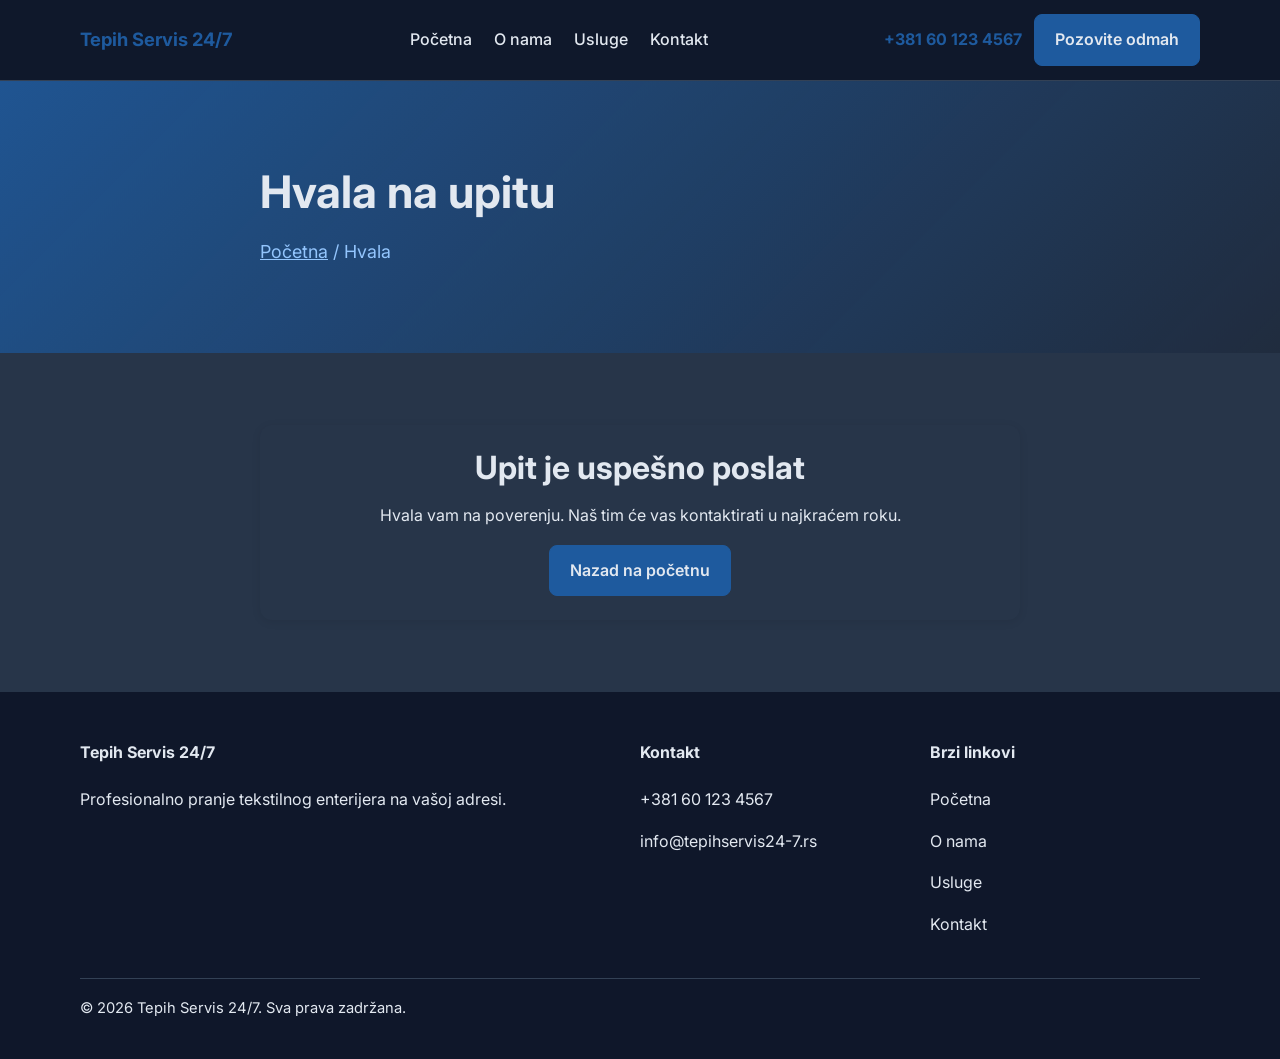
<file: hvala.html>
<!-- hvala.html -->
<!DOCTYPE html>
<html lang="sr">
  <head>
    <meta charset="UTF-8" />
    <meta name="viewport" content="width=device-width, initial-scale=1.0" />
    <meta
      name="description"
      content="Profesionalno pranje tekstilnog enterijera na vašoj adresi. Peremo tepihe, nameštaj, dušeke, stolice i jastuke. Brzo sušenje, ekološka sredstva, dolazak u zakazano vreme."
    />
    <title>Tepih Servis 24/7 | Hvala</title>
    <link
      rel="stylesheet"
      href="https://fonts.googleapis.com/css2?family=Inter:wght@400;500;600;700&display=swap"
    />
    <link rel="stylesheet" href="css/style.css" />
    <script src="js/script.js" defer></script>
  </head>
  <body>
    <header class="site-header">
      <div class="container nav-wrap">
        <a class="brand" href="index.html">Tepih Servis 24/7</a>
        <button class="nav-toggle" data-nav-toggle aria-label="Otvori navigaciju" aria-expanded="false">
          ☰
        </button>
        <nav class="main-nav" data-main-nav>
          <a href="index.html">Početna</a>
          <a href="onama.html">O nama</a>
          <a href="usluge.html">Usluge</a>
          <a href="kontakt.html">Kontakt</a>
        </nav>
        <div class="header-right">
          <a class="header-phone" href="tel:+381601234567">+381 60 123 4567</a>
          <a class="btn btn-primary" href="tel:+381601234567">Pozovite odmah</a>
        </div>
      </div>
    </header>

    <main>
      <section class="hero hero-small">
        <div class="container hero-inner">
          <h1>Hvala na upitu</h1>
          <p class="breadcrumb"><a href="index.html">Početna</a> / Hvala</p>
        </div>
      </section>

      <section class="section">
        <div class="container card thank-you-card">
          <h2 class="section-title">Upit je uspešno poslat</h2>
          <p>Hvala vam na poverenju. Naš tim će vas kontaktirati u najkraćem roku.</p>
          <a class="btn btn-primary" href="index.html">Nazad na početnu</a>
        </div>
      </section>
    </main>

    <footer class="site-footer">
      <div class="container">
        <div class="footer-grid">
          <div>
            <h4>Tepih Servis 24/7</h4>
            <p>Profesionalno pranje tekstilnog enterijera na vašoj adresi.</p>
          </div>
          <div>
            <h4>Kontakt</h4>
            <p><a href="tel:+381601234567">+381 60 123 4567</a></p>
            <p><a href="mailto:info@tepihservis24-7.rs">info@tepihservis24-7.rs</a></p>
          </div>
          <div>
            <h4>Brzi linkovi</h4>
            <p><a href="index.html">Početna</a></p>
            <p><a href="onama.html">O nama</a></p>
            <p><a href="usluge.html">Usluge</a></p>
            <p><a href="kontakt.html">Kontakt</a></p>
          </div>
        </div>
        <p class="copyright">© 2026 Tepih Servis 24/7. Sva prava zadržana.</p>
      </div>
    </footer>

    <a class="floating-call" href="tel:+381601234567" aria-label="Pozovite Tepih Servis 24/7">
      <svg viewBox="0 0 24 24" fill="none" stroke="currentColor" stroke-width="2">
        <path d="M22 16.9v3a2 2 0 0 1-2.18 2 19.8 19.8 0 0 1-8.63-3.07 19.5 19.5 0 0 1-6-6A19.8 19.8 0 0 1 2.1 4.1 2 2 0 0 1 4.09 2h3a2 2 0 0 1 2 1.72c.12.9.34 1.78.65 2.62a2 2 0 0 1-.45 2.11L8 9.73a16 16 0 0 0 6.27 6.27l1.28-1.29a2 2 0 0 1 2.11-.45c.84.31 1.72.53 2.62.65A2 2 0 0 1 22 16.9z" />
      </svg>
      Pozovite
    </a>
  </body>
</html>
</file>
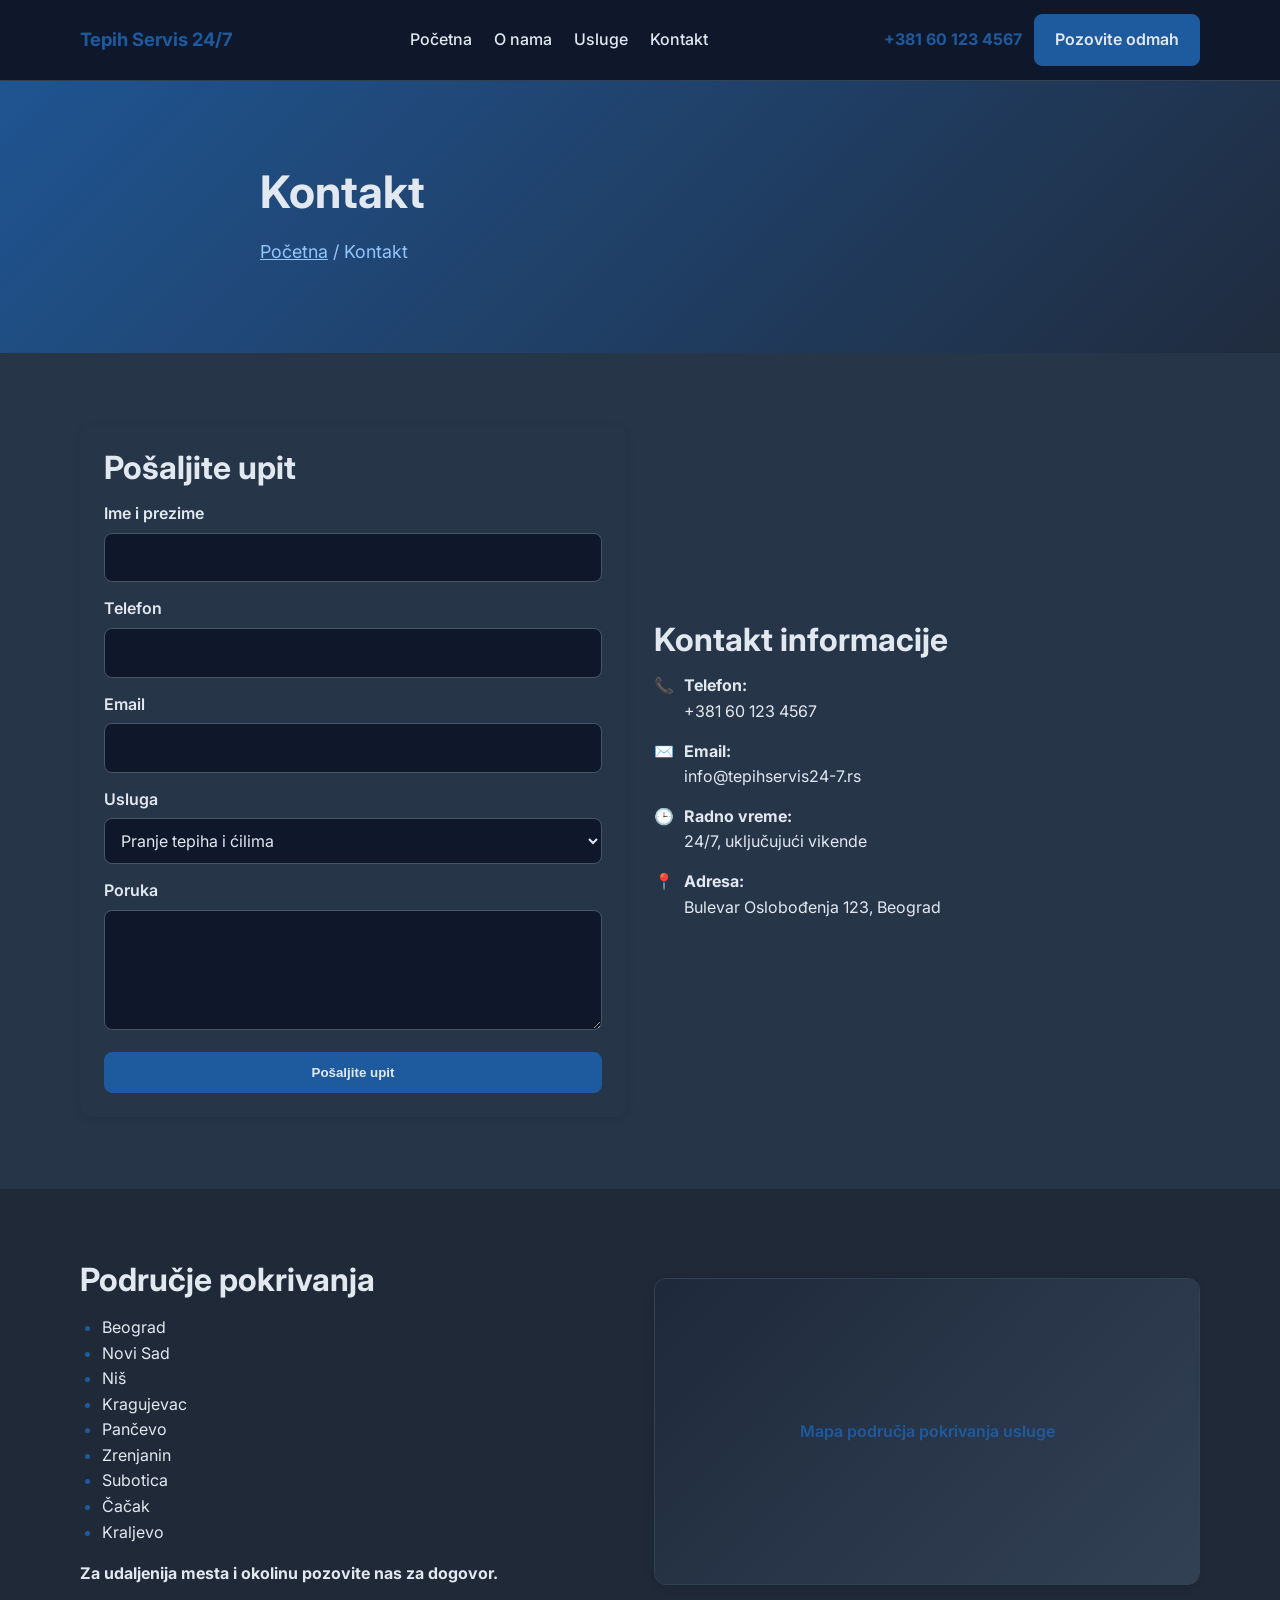
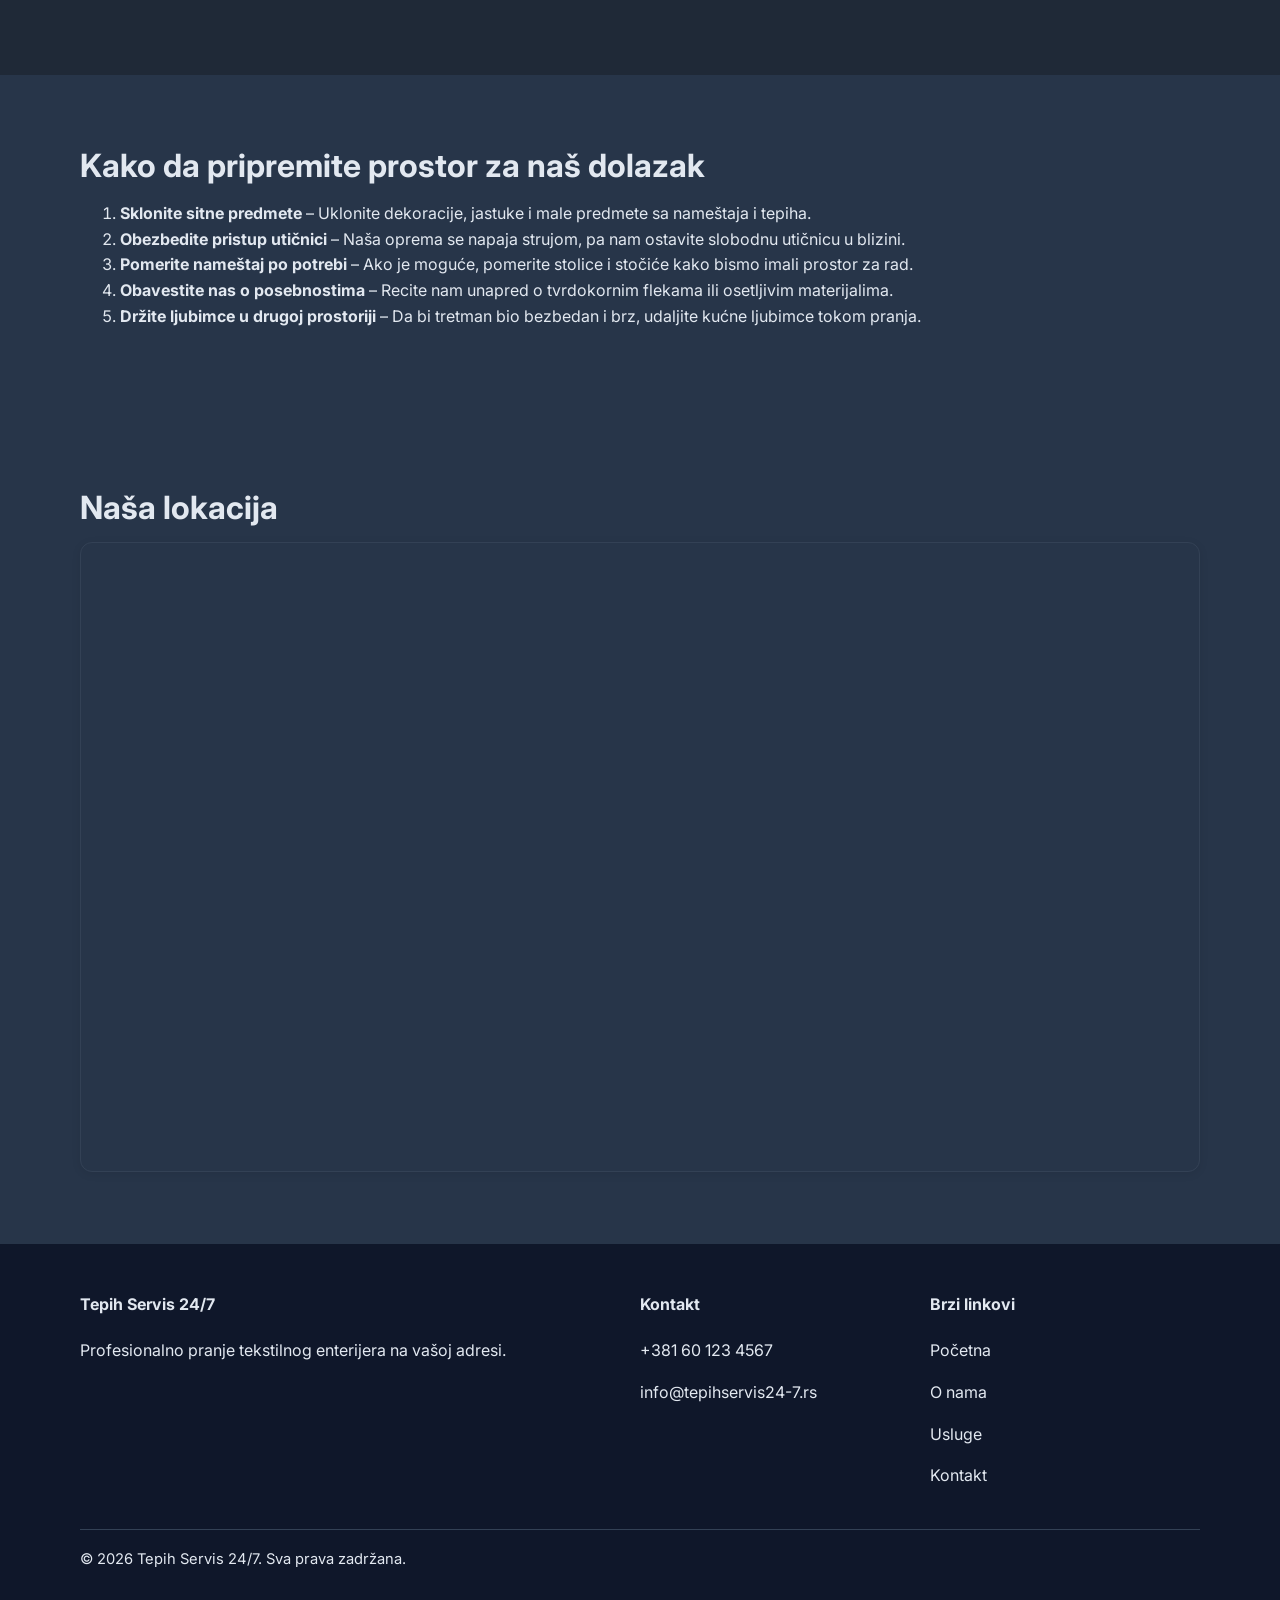
<file: kontakt.html>
<!-- kontakt.html -->
<!DOCTYPE html>
<html lang="sr">
  <head>
    <meta charset="UTF-8" />
    <meta name="viewport" content="width=device-width, initial-scale=1.0" />
    <meta
      name="description"
      content="Profesionalno pranje tekstilnog enterijera na vašoj adresi. Peremo tepihe, nameštaj, dušeke, stolice i jastuke. Brzo sušenje, ekološka sredstva, dolazak u zakazano vreme."
    />
    <title>Tepih Servis 24/7 | Kontakt</title>
    <link
      rel="stylesheet"
      href="https://fonts.googleapis.com/css2?family=Inter:wght@400;500;600;700&display=swap"
    />
    <link rel="stylesheet" href="css/style.css" />
    <script src="js/script.js" defer></script>
  </head>
  <body>
    <header class="site-header">
      <div class="container nav-wrap">
        <a class="brand" href="index.html">Tepih Servis 24/7</a>
        <button class="nav-toggle" data-nav-toggle aria-label="Otvori navigaciju" aria-expanded="false">
          ☰
        </button>
        <nav class="main-nav" data-main-nav>
          <a href="index.html">Početna</a>
          <a href="onama.html">O nama</a>
          <a href="usluge.html">Usluge</a>
          <a href="kontakt.html">Kontakt</a>
        </nav>
        <div class="header-right">
          <a class="header-phone" href="tel:+381601234567">+381 60 123 4567</a>
          <a class="btn btn-primary" href="tel:+381601234567">Pozovite odmah</a>
        </div>
      </div>
    </header>

    <main>
      <section class="hero hero-small">
        <div class="container hero-inner">
          <h1>Kontakt</h1>
          <p class="breadcrumb"><a href="index.html">Početna</a> / Kontakt</p>
        </div>
      </section>

      <section class="section">
        <div class="container split">
          <div class="form-card">
            <h2 class="section-title">Pošaljite upit</h2>
            <!-- Replace YOUR_FORM_ID with the actual Formspree form ID before going live. -->
            <form action="https://formspree.io/f/YOUR_FORM_ID" method="POST" class="form-grid" id="kontakt-forma">
              <!-- Replace with your final public URL if your hosting does not support site-root redirects. -->
              <input type="hidden" name="_next" value="/hvala.html" />
              <div>
                <label for="ime">Ime i prezime</label>
                <input id="ime" name="ime" type="text" required />
              </div>
              <div>
                <label for="telefon">Telefon</label>
                <input id="telefon" name="telefon" type="tel" required />
              </div>
              <div>
                <label for="email">Email</label>
                <input id="email" name="email" type="email" required />
              </div>
              <div>
                <label for="usluga">Usluga</label>
                <select id="usluga" name="usluga">
                  <option>Pranje tepiha i ćilima</option>
                  <option>Pranje tapaciranog nameštaja</option>
                  <option>Pranje stolica i jastuka</option>
                  <option>Pranje dušeka</option>
                  <option>Uklanjanje fleka</option>
                  <option>Ostalo</option>
                </select>
              </div>
              <div>
                <label for="poruka">Poruka</label>
                <textarea id="poruka" name="poruka"></textarea>
              </div>
              <button type="submit" class="btn btn-primary">Pošaljite upit</button>
            </form>
          </div>

          <div>
            <h2 class="section-title">Kontakt informacije</h2>
            <div class="contact-info">
              <div class="contact-item">
                <span>📞</span>
                <div>
                  <strong>Telefon:</strong><br />
                  <a href="tel:+381601234567">+381 60 123 4567</a>
                </div>
              </div>
              <div class="contact-item">
                <span>✉️</span>
                <div>
                  <strong>Email:</strong><br />
                  <a href="mailto:info@tepihservis24-7.rs">info@tepihservis24-7.rs</a>
                </div>
              </div>
              <div class="contact-item">
                <span>🕒</span>
                <div><strong>Radno vreme:</strong><br />24/7, uključujući vikende</div>
              </div>
              <div class="contact-item">
                <span>📍</span>
                <div><strong>Adresa:</strong><br />Bulevar Oslobođenja 123, Beograd</div>
              </div>
            </div>
          </div>
        </div>
      </section>

      <section class="section bg-light">
        <div class="container split">
          <div>
            <h2 class="section-title">Područje pokrivanja</h2>
            <ul class="coverage-list">
              <li>Beograd</li>
              <li>Novi Sad</li>
              <li>Niš</li>
              <li>Kragujevac</li>
              <li>Pančevo</li>
              <li>Zrenjanin</li>
              <li>Subotica</li>
              <li>Čačak</li>
              <li>Kraljevo</li>
            </ul>
            <p><strong>Za udaljenija mesta i okolinu pozovite nas za dogovor.</strong></p>
          </div>
          <div class="map-box map-aspect">
            <div class="map-placeholder" role="img" aria-label="Mapa područja pokrivanja usluge">
              Mapa područja pokrivanja usluge
            </div>
          </div>
        </div>
      </section>

      <section class="section">
        <div class="container">
          <h2 class="section-title">Kako da pripremite prostor za naš dolazak</h2>
          <ol>
            <li>
              <strong>Sklonite sitne predmete</strong> – Uklonite dekoracije, jastuke i male predmete sa nameštaja i
              tepiha.
            </li>
            <li>
              <strong>Obezbedite pristup utičnici</strong> – Naša oprema se napaja strujom, pa nam ostavite slobodnu
              utičnicu u blizini.
            </li>
            <li>
              <strong>Pomerite nameštaj po potrebi</strong> – Ako je moguće, pomerite stolice i stočiće kako bismo
              imali prostor za rad.
            </li>
            <li>
              <strong>Obavestite nas o posebnostima</strong> – Recite nam unapred o tvrdokornim flekama ili osetljivim
              materijalima.
            </li>
            <li>
              <strong>Držite ljubimce u drugoj prostoriji</strong> – Da bi tretman bio bezbedan i brz, udaljite kućne
              ljubimce tokom pranja.
            </li>
          </ol>
        </div>
      </section>

      <section class="section">
        <div class="container">
          <h2 class="section-title">Naša lokacija</h2>
          <div class="map-frame map-aspect">
            <iframe
              src="https://www.google.com/maps/embed?pb=!1m18!1m12!1m3!1d11324.921610749269!2d20.443398666887678!3d44.78656873301386!2m3!1f0!2f0!3f0!3m2!1i1024!2i768!4f13.1!3m3!1m2!1s0x475a707f2cd6f50f%3A0x2f64f14f9f8eab85!2sBulevar%20oslobo%C4%91enja%2C%20Beograd!5e0!3m2!1ssr!2srs!4v1736200000000!5m2!1ssr!2srs"
              loading="lazy"
              referrerpolicy="strict-origin-when-cross-origin"
              title="Mapa lokacije Tepih Servis 24/7"
            ></iframe>
          </div>
        </div>
      </section>
    </main>

    <footer class="site-footer">
      <div class="container">
        <div class="footer-grid">
          <div>
            <h4>Tepih Servis 24/7</h4>
            <p>Profesionalno pranje tekstilnog enterijera na vašoj adresi.</p>
          </div>
          <div>
            <h4>Kontakt</h4>
            <p><a href="tel:+381601234567">+381 60 123 4567</a></p>
            <p><a href="mailto:info@tepihservis24-7.rs">info@tepihservis24-7.rs</a></p>
          </div>
          <div>
            <h4>Brzi linkovi</h4>
            <p><a href="index.html">Početna</a></p>
            <p><a href="onama.html">O nama</a></p>
            <p><a href="usluge.html">Usluge</a></p>
            <p><a href="kontakt.html">Kontakt</a></p>
          </div>
        </div>
        <p class="copyright">© 2026 Tepih Servis 24/7. Sva prava zadržana.</p>
      </div>
    </footer>

    <a class="floating-call" href="tel:+381601234567" aria-label="Pozovite Tepih Servis 24/7">
      <svg viewBox="0 0 24 24" fill="none" stroke="currentColor" stroke-width="2">
        <path d="M22 16.9v3a2 2 0 0 1-2.18 2 19.8 19.8 0 0 1-8.63-3.07 19.5 19.5 0 0 1-6-6A19.8 19.8 0 0 1 2.1 4.1 2 2 0 0 1 4.09 2h3a2 2 0 0 1 2 1.72c.12.9.34 1.78.65 2.62a2 2 0 0 1-.45 2.11L8 9.73a16 16 0 0 0 6.27 6.27l1.28-1.29a2 2 0 0 1 2.11-.45c.84.31 1.72.53 2.62.65A2 2 0 0 1 22 16.9z" />
      </svg>
      Pozovite
    </a>
  </body>
</html>
</file>
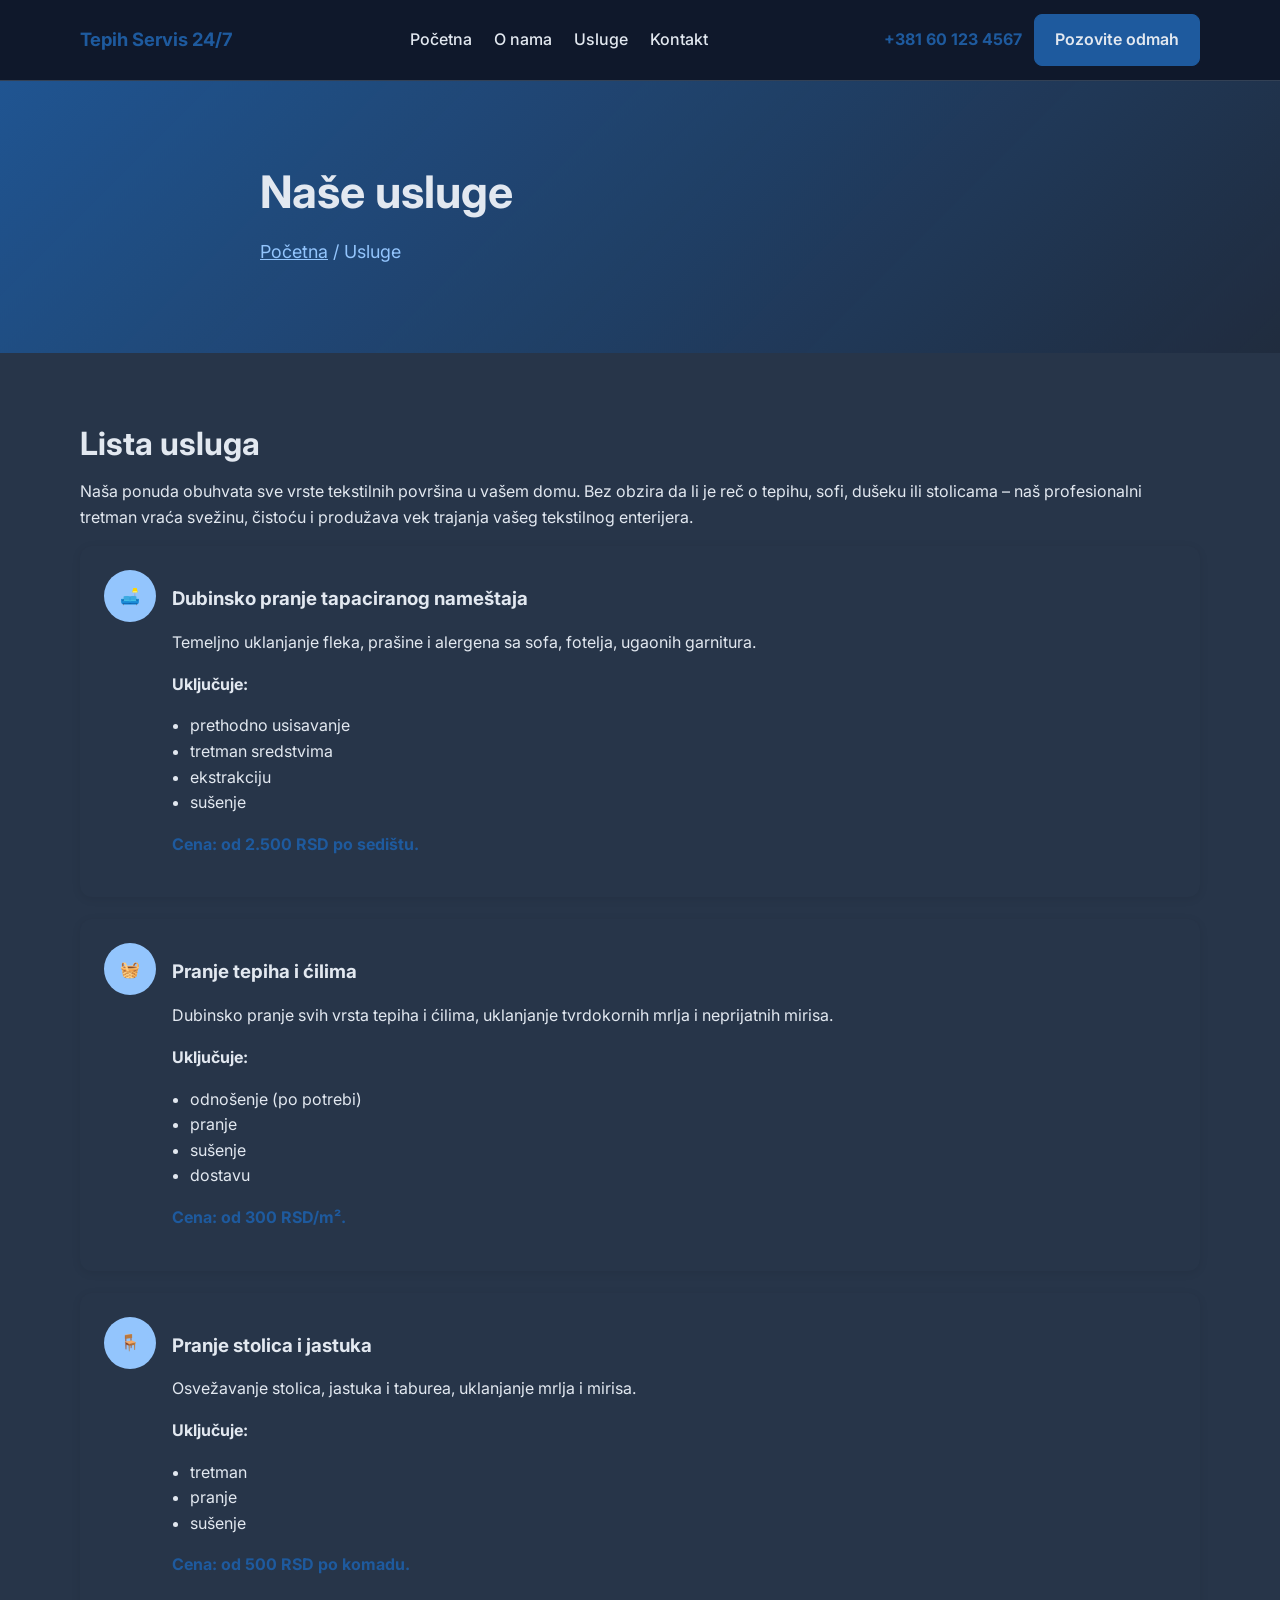
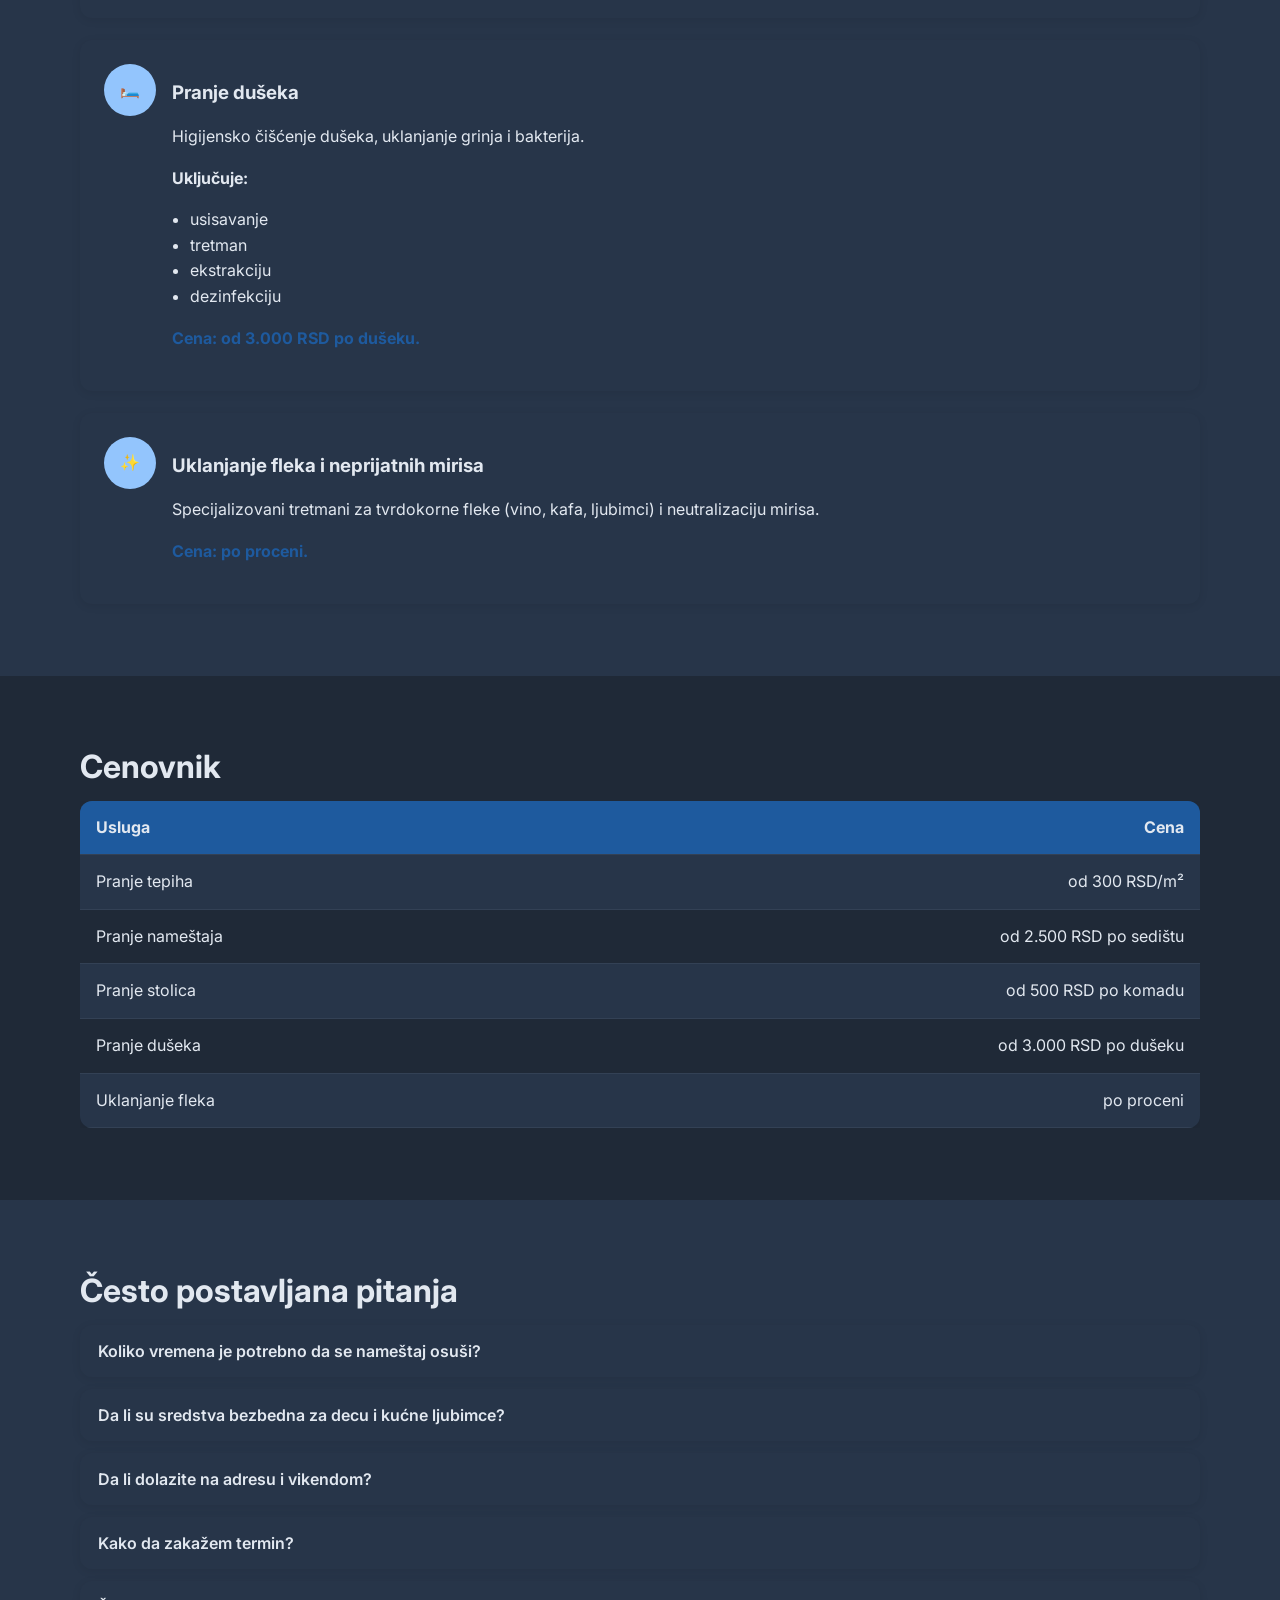
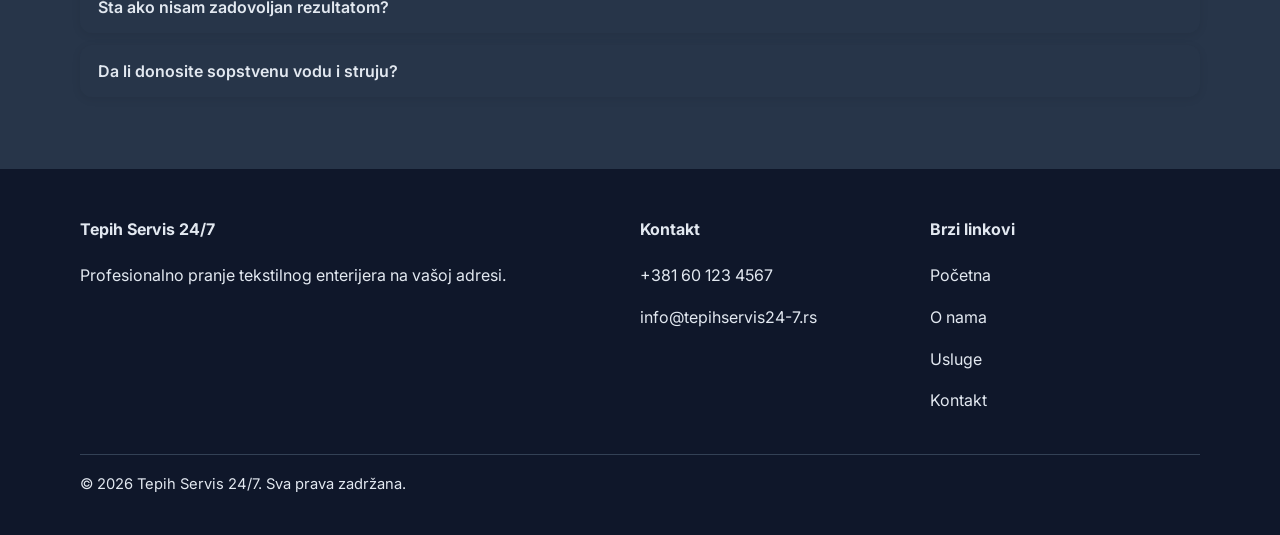
<file: usluge.html>
<!-- usluge.html -->
<!DOCTYPE html>
<html lang="sr">
  <head>
    <meta charset="UTF-8" />
    <meta name="viewport" content="width=device-width, initial-scale=1.0" />
    <meta
      name="description"
      content="Profesionalno pranje tekstilnog enterijera na vašoj adresi. Peremo tepihe, nameštaj, dušeke, stolice i jastuke. Brzo sušenje, ekološka sredstva, dolazak u zakazano vreme."
    />
    <title>Tepih Servis 24/7 | Naše usluge</title>
    <link
      rel="stylesheet"
      href="https://fonts.googleapis.com/css2?family=Inter:wght@400;500;600;700&display=swap"
    />
    <link rel="stylesheet" href="css/style.css" />
    <script src="js/script.js" defer></script>
  </head>
  <body>
    <header class="site-header">
      <div class="container nav-wrap">
        <a class="brand" href="index.html">Tepih Servis 24/7</a>
        <button class="nav-toggle" data-nav-toggle aria-label="Otvori navigaciju" aria-expanded="false">
          ☰
        </button>
        <nav class="main-nav" data-main-nav>
          <a href="index.html">Početna</a>
          <a href="onama.html">O nama</a>
          <a href="usluge.html">Usluge</a>
          <a href="kontakt.html">Kontakt</a>
        </nav>
        <div class="header-right">
          <a class="header-phone" href="tel:+381601234567">+381 60 123 4567</a>
          <a class="btn btn-primary" href="tel:+381601234567">Pozovite odmah</a>
        </div>
      </div>
    </header>

    <main>
      <section class="hero hero-small">
        <div class="container hero-inner">
          <h1>Naše usluge</h1>
          <p class="breadcrumb"><a href="index.html">Početna</a> / Usluge</p>
        </div>
      </section>

      <section class="section">
        <div class="container">
          <h2 class="section-title">Lista usluga</h2>
          <p>
            Naša ponuda obuhvata sve vrste tekstilnih površina u vašem domu. Bez obzira da li je reč o tepihu, sofi,
            dušeku ili stolicama – naš profesionalni tretman vraća svežinu, čistoću i produžava vek trajanja vašeg
            tekstilnog enterijera.
          </p>
          <div class="grid">
            <article class="card service-detail">
              <span class="icon-circle">🛋️</span>
              <div>
                <h3>Dubinsko pranje tapaciranog nameštaja</h3>
                <p>Temeljno uklanjanje fleka, prašine i alergena sa sofa, fotelja, ugaonih garnitura.</p>
                <p><strong>Uključuje:</strong></p>
                <ul>
                  <li>prethodno usisavanje</li>
                  <li>tretman sredstvima</li>
                  <li>ekstrakciju</li>
                  <li>sušenje</li>
                </ul>
                <p class="price-line">Cena: od 2.500 RSD po sedištu.</p>
              </div>
            </article>

            <article class="card service-detail">
              <span class="icon-circle">🧺</span>
              <div>
                <h3>Pranje tepiha i ćilima</h3>
                <p>Dubinsko pranje svih vrsta tepiha i ćilima, uklanjanje tvrdokornih mrlja i neprijatnih mirisa.</p>
                <p><strong>Uključuje:</strong></p>
                <ul>
                  <li>odnošenje (po potrebi)</li>
                  <li>pranje</li>
                  <li>sušenje</li>
                  <li>dostavu</li>
                </ul>
                <p class="price-line">Cena: od 300 RSD/m².</p>
              </div>
            </article>

            <article class="card service-detail">
              <span class="icon-circle">🪑</span>
              <div>
                <h3>Pranje stolica i jastuka</h3>
                <p>Osvežavanje stolica, jastuka i taburea, uklanjanje mrlja i mirisa.</p>
                <p><strong>Uključuje:</strong></p>
                <ul>
                  <li>tretman</li>
                  <li>pranje</li>
                  <li>sušenje</li>
                </ul>
                <p class="price-line">Cena: od 500 RSD po komadu.</p>
              </div>
            </article>

            <article class="card service-detail">
              <span class="icon-circle">🛏️</span>
              <div>
                <h3>Pranje dušeka</h3>
                <p>Higijensko čišćenje dušeka, uklanjanje grinja i bakterija.</p>
                <p><strong>Uključuje:</strong></p>
                <ul>
                  <li>usisavanje</li>
                  <li>tretman</li>
                  <li>ekstrakciju</li>
                  <li>dezinfekciju</li>
                </ul>
                <p class="price-line">Cena: od 3.000 RSD po dušeku.</p>
              </div>
            </article>

            <article class="card service-detail">
              <span class="icon-circle">✨</span>
              <div>
                <h3>Uklanjanje fleka i neprijatnih mirisa</h3>
                <p>Specijalizovani tretmani za tvrdokorne fleke (vino, kafa, ljubimci) i neutralizaciju mirisa.</p>
                <p class="price-line">Cena: po proceni.</p>
              </div>
            </article>
          </div>
        </div>
      </section>

      <section class="section bg-light">
        <div class="container">
          <h2 class="section-title">Cenovnik</h2>
          <div class="pricing-wrap">
            <table class="pricing-table">
              <thead>
                <tr>
                  <th>Usluga</th>
                  <th>Cena</th>
                </tr>
              </thead>
              <tbody>
                <tr>
                  <td data-label="Usluga">Pranje tepiha</td>
                  <td data-label="Cena">od 300 RSD/m²</td>
                </tr>
                <tr>
                  <td data-label="Usluga">Pranje nameštaja</td>
                  <td data-label="Cena">od 2.500 RSD po sedištu</td>
                </tr>
                <tr>
                  <td data-label="Usluga">Pranje stolica</td>
                  <td data-label="Cena">od 500 RSD po komadu</td>
                </tr>
                <tr>
                  <td data-label="Usluga">Pranje dušeka</td>
                  <td data-label="Cena">od 3.000 RSD po dušeku</td>
                </tr>
                <tr>
                  <td data-label="Usluga">Uklanjanje fleka</td>
                  <td data-label="Cena">po proceni</td>
                </tr>
              </tbody>
            </table>
          </div>
        </div>
      </section>

      <section class="section">
        <div class="container">
          <h2 class="section-title">Često postavljana pitanja</h2>
          <div class="faq-list">
            <article class="faq-item">
              <button
                class="faq-question"
                type="button"
                id="faq-pitanje-1"
                aria-expanded="false"
                aria-controls="faq-odgovor-1"
              >
                Koliko vremena je potrebno da se nameštaj osuši?
              </button>
              <div class="faq-answer" id="faq-odgovor-1" role="region" aria-labelledby="faq-pitanje-1">
                <p>Obično 2 do 4 sata, u zavisnosti od vlažnosti i vrste tkanine.</p>
              </div>
            </article>
            <article class="faq-item">
              <button
                class="faq-question"
                type="button"
                id="faq-pitanje-2"
                aria-expanded="false"
                aria-controls="faq-odgovor-2"
              >
                Da li su sredstva bezbedna za decu i kućne ljubimce?
              </button>
              <div class="faq-answer" id="faq-odgovor-2" role="region" aria-labelledby="faq-pitanje-2">
                <p>Da, koristimo isključivo ekološka, netoksična sredstva.</p>
              </div>
            </article>
            <article class="faq-item">
              <button
                class="faq-question"
                type="button"
                id="faq-pitanje-3"
                aria-expanded="false"
                aria-controls="faq-odgovor-3"
              >
                Da li dolazite na adresu i vikendom?
              </button>
              <div class="faq-answer" id="faq-odgovor-3" role="region" aria-labelledby="faq-pitanje-3">
                <p>Da, radimo 24/7, uključujući vikende i praznike.</p>
              </div>
            </article>
            <article class="faq-item">
              <button
                class="faq-question"
                type="button"
                id="faq-pitanje-4"
                aria-expanded="false"
                aria-controls="faq-odgovor-4"
              >
                Kako da zakažem termin?
              </button>
              <div class="faq-answer" id="faq-odgovor-4" role="region" aria-labelledby="faq-pitanje-4">
                <p>Jednostavno nas pozovite ili popunite kontakt formu, a mi ćemo se javiti u najkraćem roku.</p>
              </div>
            </article>
            <article class="faq-item">
              <button
                class="faq-question"
                type="button"
                id="faq-pitanje-5"
                aria-expanded="false"
                aria-controls="faq-odgovor-5"
              >
                Šta ako nisam zadovoljan rezultatom?
              </button>
              <div class="faq-answer" id="faq-odgovor-5" role="region" aria-labelledby="faq-pitanje-5">
                <p>Vraćamo se i ponavljamo tretman besplatno, ili vraćamo novac.</p>
              </div>
            </article>
            <article class="faq-item">
              <button
                class="faq-question"
                type="button"
                id="faq-pitanje-6"
                aria-expanded="false"
                aria-controls="faq-odgovor-6"
              >
                Da li donosite sopstvenu vodu i struju?
              </button>
              <div class="faq-answer" id="faq-odgovor-6" role="region" aria-labelledby="faq-pitanje-6">
                <p>Da, naša oprema je samostalna, potrebna nam je samo utičnica.</p>
              </div>
            </article>
          </div>
        </div>
      </section>
    </main>

    <footer class="site-footer">
      <div class="container">
        <div class="footer-grid">
          <div>
            <h4>Tepih Servis 24/7</h4>
            <p>Profesionalno pranje tekstilnog enterijera na vašoj adresi.</p>
          </div>
          <div>
            <h4>Kontakt</h4>
            <p><a href="tel:+381601234567">+381 60 123 4567</a></p>
            <p><a href="mailto:info@tepihservis24-7.rs">info@tepihservis24-7.rs</a></p>
          </div>
          <div>
            <h4>Brzi linkovi</h4>
            <p><a href="index.html">Početna</a></p>
            <p><a href="onama.html">O nama</a></p>
            <p><a href="usluge.html">Usluge</a></p>
            <p><a href="kontakt.html">Kontakt</a></p>
          </div>
        </div>
        <p class="copyright">© 2026 Tepih Servis 24/7. Sva prava zadržana.</p>
      </div>
    </footer>

    <a class="floating-call" href="tel:+381601234567" aria-label="Pozovite Tepih Servis 24/7">
      <svg viewBox="0 0 24 24" fill="none" stroke="currentColor" stroke-width="2">
        <path d="M22 16.9v3a2 2 0 0 1-2.18 2 19.8 19.8 0 0 1-8.63-3.07 19.5 19.5 0 0 1-6-6A19.8 19.8 0 0 1 2.1 4.1 2 2 0 0 1 4.09 2h3a2 2 0 0 1 2 1.72c.12.9.34 1.78.65 2.62a2 2 0 0 1-.45 2.11L8 9.73a16 16 0 0 0 6.27 6.27l1.28-1.29a2 2 0 0 1 2.11-.45c.84.31 1.72.53 2.62.65A2 2 0 0 1 22 16.9z" />
      </svg>
      Pozovite
    </a>
  </body>
</html>
</file>
<file: css/style.css>
/* css/style.css */
:root {
  --primary: #1e5a9e;
  --text-dark: #e2e8f0;
  --accent: #334155;
  --light-blue: #1e293b;
  --light-blue-strong: #93c5fd;
  --light-gray: #1f2937;
  --surface: #273549;
  --shadow: 0 2px 10px rgba(0, 0, 0, 0.08);
  --radius-card: 12px;
  --radius-btn: 8px;
}

* {
  box-sizing: border-box;
}

body {
  margin: 0;
  font-family: 'Inter', sans-serif;
  color: var(--text-dark);
  background-color: var(--surface);
  line-height: 1.6;
}

img {
  max-width: 100%;
  display: block;
}

a {
  color: inherit;
  text-decoration: none;
}

.container {
  width: min(1120px, 92%);
  margin: 0 auto;
}

.section {
  padding: 72px 0;
}

.section-title {
  margin: 0 0 14px;
  font-size: clamp(1.8rem, 2.5vw, 2.4rem);
  line-height: 1.2;
}

.section-subtitle {
  margin: 0 auto 36px;
  max-width: 760px;
  color: #94a3b8;
}

.bg-light {
  background-color: var(--light-gray);
}

.bg-blue {
  background-color: var(--light-blue);
}

.site-header {
  position: sticky;
  top: 0;
  z-index: 30;
  background: rgba(15, 23, 42, 0.96);
  border-bottom: 1px solid #334155;
}

.nav-wrap {
  display: flex;
  align-items: center;
  justify-content: space-between;
  gap: 14px;
  padding: 14px 0;
}

.brand {
  color: var(--primary);
  font-weight: 700;
  font-size: 1.15rem;
  white-space: nowrap;
}

.main-nav {
  display: flex;
  align-items: center;
  gap: 22px;
}

.main-nav a {
  font-weight: 500;
}

.header-right {
  display: flex;
  align-items: center;
  gap: 12px;
}

.header-phone {
  color: var(--primary);
  font-weight: 700;
  white-space: nowrap;
}

.nav-toggle {
  display: none;
  background: transparent;
  border: 1px solid #475569;
  color: var(--primary);
  border-radius: 8px;
  padding: 8px;
}

.btn {
  display: inline-flex;
  align-items: center;
  justify-content: center;
  gap: 8px;
  padding: 12px 20px;
  border-radius: var(--radius-btn);
  border: 1px solid transparent;
  font-weight: 600;
  transition: all 0.2s ease;
  cursor: pointer;
}

.btn-primary {
  background: var(--primary);
  color: var(--text-dark);
  border-color: var(--primary);
}

.btn-primary:hover {
  background: #184c85;
}

.btn-outline {
  background: transparent;
  color: var(--text-dark);
  border-color: var(--text-dark);
}

.btn-outline:hover {
  background: rgba(147, 197, 253, 0.14);
}

.btn-outline-blue {
  color: var(--primary);
  border-color: var(--primary);
  background: var(--surface);
}

.btn-accent {
  background: var(--accent);
  color: var(--text-dark);
  border-color: var(--accent);
}

a:focus-visible,
button:focus-visible,
input:focus-visible,
select:focus-visible,
textarea:focus-visible {
  outline: 3px solid #60a5fa;
  outline-offset: 2px;
}

.hero {
  color: var(--text-dark);
  padding: 110px 0 90px;
  background-size: cover;
  background-position: center;
}

.hero-home {
  background-image: linear-gradient(135deg, rgba(30, 90, 158, 0.85), rgba(30, 41, 59, 0.75)),
    url('https://picsum.photos/1600/800?random=1');
}

.hero-inner {
  max-width: 760px;
}

.hero h1,
.hero h2 {
  margin: 0 0 20px;
  font-size: clamp(2rem, 3.5vw, 3.2rem);
  line-height: 1.15;
}

.hero p {
  margin: 0 0 30px;
  color: var(--light-blue-strong);
  font-size: 1.12rem;
}

.hero-actions {
  display: flex;
  gap: 14px;
  flex-wrap: wrap;
}

.hero-small {
  padding: 86px 0 56px;
  background-image: linear-gradient(135deg, rgba(30, 90, 158, 0.85), rgba(30, 41, 59, 0.78)),
    url('https://picsum.photos/1600/650?random=2');
}

.breadcrumb {
  color: #cbd5e1;
  font-size: 0.95rem;
}

.breadcrumb a {
  text-decoration: underline;
}

.grid {
  display: grid;
  gap: 22px;
}

.grid-4 {
  grid-template-columns: repeat(4, minmax(0, 1fr));
}

.grid-3 {
  grid-template-columns: repeat(3, minmax(0, 1fr));
}

.card {
  background: var(--surface);
  border-radius: var(--radius-card);
  box-shadow: var(--shadow);
  padding: 24px;
}

.card h3,
.card h4 {
  margin: 14px 0 10px;
}

.icon-circle {
  width: 52px;
  height: 52px;
  border-radius: 999px;
  background: var(--light-blue-strong);
  display: inline-flex;
  align-items: center;
  justify-content: center;
}

.icon {
  width: 28px;
  height: 28px;
  color: var(--primary);
}

.steps {
  display: grid;
  grid-template-columns: repeat(4, minmax(0, 1fr));
  gap: 18px;
  position: relative;
}

.steps::before {
  content: '';
  position: absolute;
  top: 30px;
  left: 12%;
  right: 12%;
  height: 2px;
  background: #334155;
  z-index: 0;
}

.step {
  position: relative;
  z-index: 1;
  text-align: center;
}

.step-number {
  width: 62px;
  height: 62px;
  border-radius: 50%;
  background: var(--primary);
  color: var(--text-dark);
  display: inline-flex;
  align-items: center;
  justify-content: center;
  font-size: 1.3rem;
  font-weight: 700;
  margin-bottom: 14px;
}

.gallery-pair {
  display: grid;
  grid-template-columns: 1fr 1fr;
  gap: 12px;
}

.gallery-item {
  position: relative;
  border-radius: 12px;
  overflow: hidden;
  box-shadow: var(--shadow);
}

.gallery-item img {
  height: 220px;
  width: 100%;
  object-fit: cover;
}

.before img {
  filter: grayscale(20%) brightness(0.9);
}

.badge {
  position: absolute;
  top: 10px;
  left: 10px;
  background: rgba(15, 23, 42, 0.78);
  color: var(--text-dark);
  border-radius: 999px;
  padding: 4px 10px;
  font-size: 0.78rem;
  font-weight: 600;
}

.stars {
  color: #f5b301;
  letter-spacing: 2px;
  margin-bottom: 8px;
}

blockquote {
  margin: 0;
  font-style: italic;
}

.cta-band {
  background: var(--primary);
  color: var(--text-dark);
  text-align: center;
}

.cta-band p {
  color: var(--light-blue-strong);
  max-width: 760px;
  margin: 0 auto 24px;
}

.cta-simple {
  background: var(--primary);
  color: var(--text-dark);
  text-align: center;
}

.split {
  display: grid;
  grid-template-columns: repeat(2, minmax(0, 1fr));
  gap: 28px;
  align-items: center;
}

.rounded-image {
  border-radius: 12px;
  box-shadow: var(--shadow);
}

.service-detail {
  display: grid;
  grid-template-columns: auto 1fr;
  gap: 16px;
  align-items: flex-start;
}

.service-detail ul {
  margin: 8px 0 6px;
  padding-left: 18px;
}

.price-line {
  color: var(--primary);
  font-weight: 700;
}

.pricing-wrap {
  overflow-x: auto;
}

.pricing-table {
  width: 100%;
  border-collapse: collapse;
  background: var(--surface);
  border-radius: 12px;
  overflow: hidden;
  box-shadow: var(--shadow);
}

.pricing-table th,
.pricing-table td {
  padding: 14px 16px;
  text-align: left;
  border-bottom: 1px solid #334155;
}

.pricing-table th {
  background: var(--primary);
  color: var(--text-dark);
}

.pricing-table tr:nth-child(even) td {
  background: #1f2937;
}

.pricing-table td:last-child,
.pricing-table th:last-child {
  text-align: right;
}

.faq-list {
  display: grid;
  gap: 12px;
}

.faq-item {
  background: var(--surface);
  border-radius: 12px;
  box-shadow: var(--shadow);
  overflow: hidden;
}

.faq-question {
  width: 100%;
  background: var(--surface);
  color: var(--text-dark);
  border: 0;
  font-size: 1rem;
  font-family: inherit;
  font-weight: 600;
  text-align: left;
  padding: 16px 18px;
  cursor: pointer;
}

.faq-answer {
  max-height: 0;
  overflow: hidden;
  transition: max-height 0.3s ease;
}

.faq-answer p {
  margin: 0;
  padding: 0 18px 16px;
}

.faq-item.is-open .faq-answer {
  max-height: var(--faq-max-height, 600px);
}

.form-card {
  background: var(--surface);
  border-radius: 12px;
  box-shadow: var(--shadow);
  padding: 24px;
}

.form-grid {
  display: grid;
  gap: 14px;
}

label {
  display: block;
  margin-bottom: 6px;
  font-weight: 600;
}

input,
select,
textarea {
  width: 100%;
  border: 1px solid #475569;
  border-radius: 8px;
  padding: 11px 12px;
  font: inherit;
  background: #0f172a;
  color: var(--text-dark);
}

textarea {
  min-height: 120px;
  resize: vertical;
}

.contact-info {
  display: grid;
  gap: 14px;
}

.contact-item {
  display: grid;
  grid-template-columns: auto 1fr;
  gap: 10px;
  align-items: flex-start;
}

.coverage-list {
  padding-left: 22px;
}

.coverage-list li::marker {
  color: var(--primary);
}

.map-box,
.map-frame {
  border-radius: 12px;
  overflow: hidden;
  box-shadow: var(--shadow);
  border: 1px solid #334155;
}

.map-box img {
  width: 100%;
  height: 100%;
  object-fit: cover;
}

.map-placeholder {
  width: 100%;
  height: 100%;
  background: linear-gradient(135deg, #1e293b, #334155);
  display: grid;
  place-items: center;
  text-align: center;
  font-weight: 600;
  color: var(--primary);
  padding: 24px;
}

.thank-you-card {
  max-width: 760px;
  margin: 0 auto;
  text-align: center;
}

.map-frame iframe {
  width: 100%;
  height: 100%;
  border: 0;
}

.map-aspect {
  aspect-ratio: 16 / 9;
}

.site-footer {
  background: #0f172a;
  color: #e2e8f0;
  padding: 48px 0 24px;
}

.footer-grid {
  display: grid;
  grid-template-columns: 2fr 1fr 1fr;
  gap: 20px;
}

.footer-grid h4 {
  color: var(--text-dark);
  margin-top: 0;
}

.copyright {
  border-top: 1px solid #334155;
  margin-top: 24px;
  padding-top: 18px;
  font-size: 0.92rem;
}

.floating-call {
  position: fixed;
  left: 0;
  right: 0;
  bottom: 0;
  background: var(--primary);
  color: var(--text-dark);
  display: none;
  align-items: center;
  justify-content: center;
  gap: 8px;
  padding: 12px 16px;
  font-weight: 700;
  z-index: 50;
}

.floating-call svg {
  width: 20px;
  height: 20px;
}

@media (max-width: 1024px) {
  .grid-4 {
    grid-template-columns: repeat(2, minmax(0, 1fr));
  }

  .grid-3 {
    grid-template-columns: repeat(2, minmax(0, 1fr));
  }

  .steps {
    grid-template-columns: repeat(2, minmax(0, 1fr));
  }

  .steps::before {
    display: none;
  }

  .footer-grid {
    grid-template-columns: 1fr 1fr;
  }
}

@media (max-width: 767px) {
  .section {
    padding: 54px 0;
  }

  .nav-wrap {
    flex-wrap: wrap;
  }

  .nav-toggle {
    display: inline-flex;
    margin-left: auto;
  }

  .main-nav {
    width: 100%;
    display: none;
    flex-direction: column;
    align-items: flex-start;
    padding-top: 8px;
  }

  .main-nav.is-open {
    display: flex;
  }

  .header-right {
    width: 100%;
    justify-content: space-between;
  }

  .hero {
    padding: 90px 0 72px;
  }

  .grid-4,
  .grid-3,
  .split,
  .steps,
  .gallery-pair,
  .footer-grid {
    grid-template-columns: 1fr;
  }

  .pricing-table,
  .pricing-table thead,
  .pricing-table tbody,
  .pricing-table tr,
  .pricing-table th,
  .pricing-table td {
    display: block;
    width: 100%;
  }

  .pricing-table thead {
    display: none;
  }

  .pricing-table tr {
    margin-bottom: 14px;
    border-radius: 12px;
    box-shadow: var(--shadow);
    overflow: hidden;
  }

  .pricing-table td {
    text-align: left !important;
    border-bottom: 1px solid #334155;
    background: var(--surface) !important;
    position: relative;
    padding-left: 44%;
    min-height: 52px;
  }

  .pricing-table td::before {
    content: attr(data-label);
    position: absolute;
    left: 16px;
    top: 50%;
    transform: translateY(-50%);
    font-weight: 700;
    color: var(--text-dark);
  }

  .floating-call {
    display: inline-flex;
  }

  body {
    padding-bottom: 58px;
  }
}
</file>
